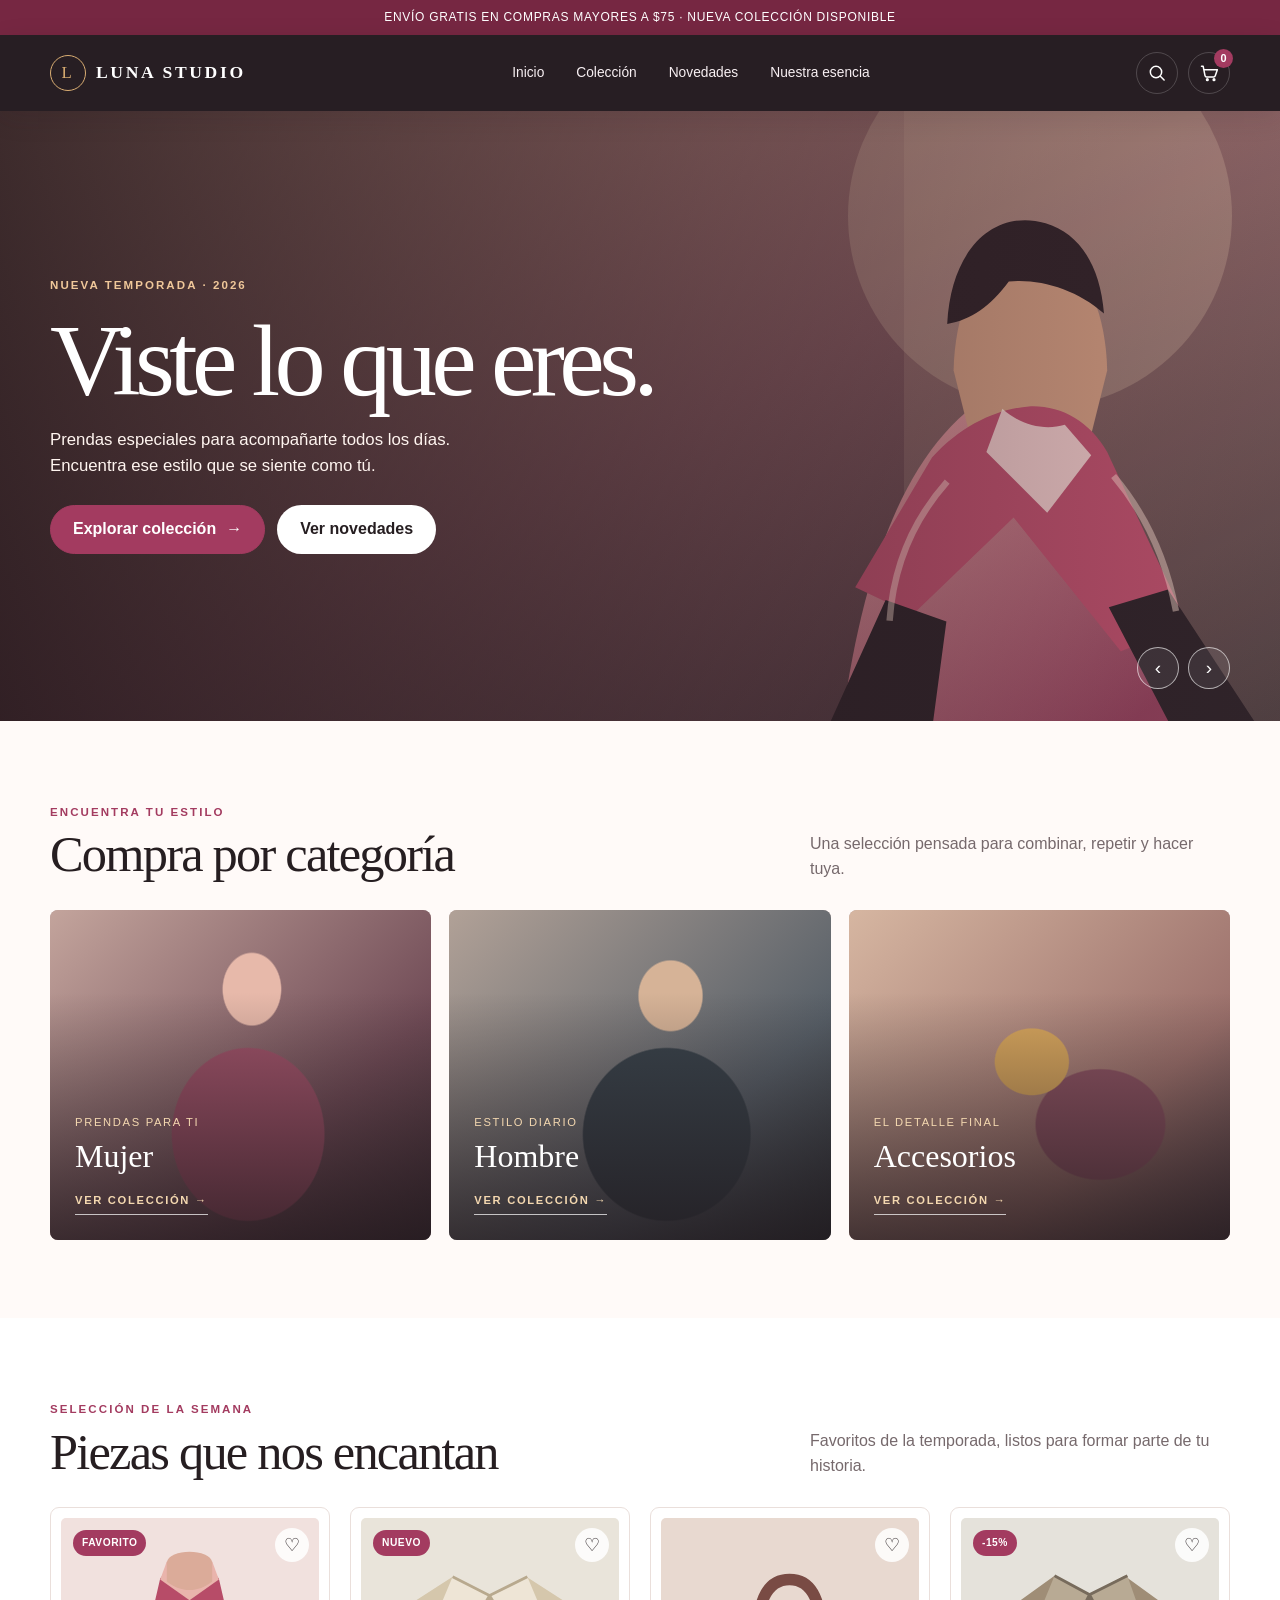
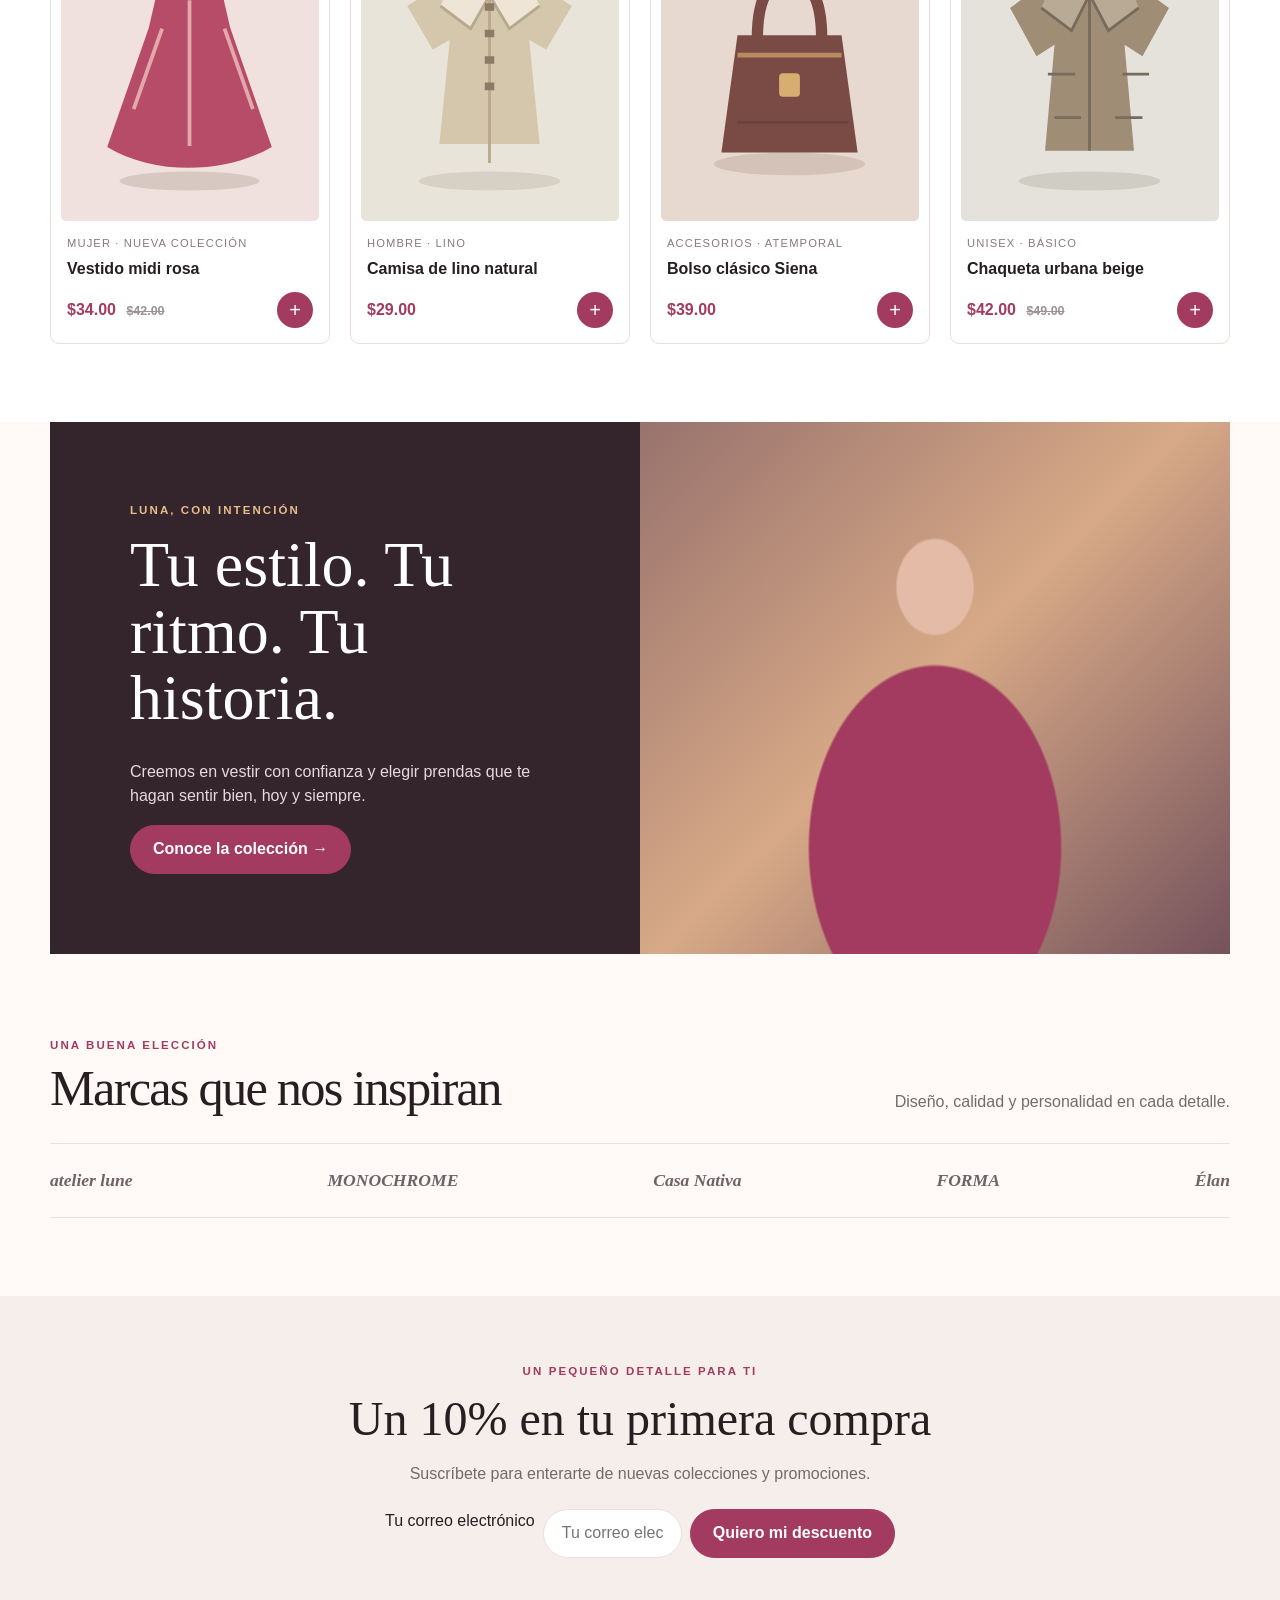
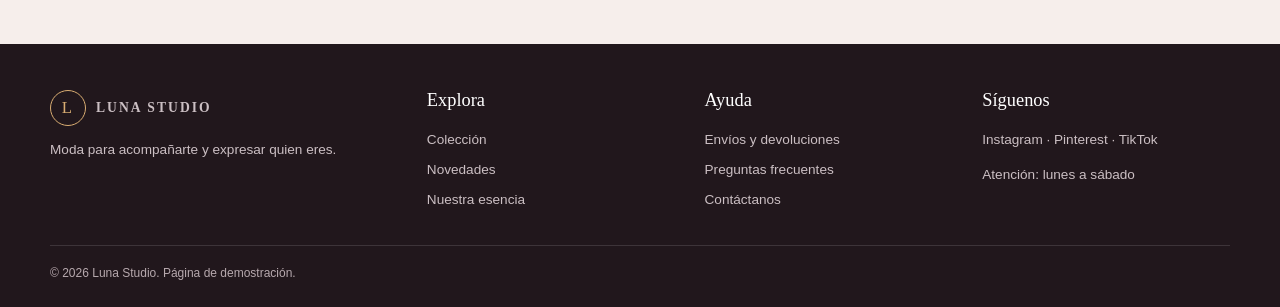
<file: prueba de modificacion.html>
<!doctype html>
<html lang="es">
<head>
  <meta charset="utf-8">
  <meta name="viewport" content="width=device-width, initial-scale=1">
  <meta name="theme-color" content="#21171c">
  <meta name="description" content="Descubre prendas y accesorios para expresar tu estilo.">
  <title>Luna Studio | Moda para ti</title>
  <style>
    /*
          ↓
         ↓↓↓
        ↓↓↓↓↓       CAMBIA LOS COLORES AQUÍ
       ↓↓↓↓↓↓↓      Edita los códigos HEX de abajo.
      ↓↓↓↓↓↓↓↓↓     Esta es la paleta de toda la página.
          ↓
    */
    :root {
      --color-principal: #a33b60;       /* Botones, enlaces y detalles */
      --color-principal-oscuro: #762742; /* Hover */
      --color-secundario: #d9ad72;      /* Acento dorado */
      --color-fondo: #fffaf8;           /* Fondo general */
      --color-tinta: #261e21;           /* Texto */
      --color-suave: #f6eeeb;           /* Secciones suaves */
      --color-borde: #eadfdb;
      --ancho: 1180px;
    }
    * { box-sizing: border-box; }
    html { scroll-behavior: smooth; scroll-padding-top: 88px; }
    body { margin: 0; color: var(--color-tinta); background: var(--color-fondo); font-family: Arial, Helvetica, sans-serif; line-height: 1.55; }
    button, input { font: inherit; }
    button, a { -webkit-tap-highlight-color: transparent; }
    a { color: inherit; text-decoration: none; }
    button { cursor: pointer; }
    img, svg { display: block; max-width: 100%; }
    .wrap { width: min(var(--ancho), calc(100% - 40px)); margin-inline: auto; }
    .eyebrow { color: var(--color-principal); font-size: .72rem; font-weight: 800; letter-spacing: .18em; text-transform: uppercase; }
    .section { padding: 78px 0; }
    .section-heading { display: flex; align-items: end; justify-content: space-between; gap: 20px; margin-bottom: 28px; }
    .section-heading h2 { margin: 5px 0 0; font: 500 clamp(2rem,4vw,3.15rem)/1.06 Georgia, serif; letter-spacing: -.035em; }
    .section-heading p { color: #76696c; max-width: 420px; margin: 0; }
    .btn { display: inline-flex; min-height: 46px; align-items: center; justify-content: center; gap: 10px; border: 1px solid var(--color-principal); border-radius: 999px; padding: 11px 22px; color: white; background: var(--color-principal); font-weight: 700; transition: .2s ease; }
    .btn:hover { background: var(--color-principal-oscuro); border-color: var(--color-principal-oscuro); transform: translateY(-2px); }
    .btn-light { color: var(--color-tinta); border-color: rgba(255,255,255,.75); background: white; }
    .btn-light:hover { color: white; background: transparent; border-color: white; }
    .icon { width: 20px; height: 20px; fill: none; stroke: currentColor; stroke-width: 1.8; stroke-linecap: round; stroke-linejoin: round; }

    /* Barra superior */
    .top-note { padding: 8px 12px; text-align: center; color: #fff; background: var(--color-principal-oscuro); font-size: .75rem; letter-spacing: .06em; }
    .site-header { position: sticky; z-index: 20; top: 0; color: white; background: rgba(33,23,28,.97); box-shadow: 0 7px 24px #24151d20; backdrop-filter: blur(12px); }
    .nav-row { min-height: 76px; display: flex; align-items: center; justify-content: space-between; gap: 24px; }
    .brand { display: inline-flex; align-items: center; gap: 10px; color: white; font: 700 1.1rem Georgia, serif; letter-spacing: .15em; white-space: nowrap; }
    .brand-mark { display: grid; width: 36px; height: 36px; place-items: center; border: 1px solid var(--color-secundario); border-radius: 50%; color: var(--color-secundario); font: 500 1.05rem Georgia,serif; }
    .nav-links { display: flex; align-items: center; gap: clamp(16px,2.5vw,34px); margin: 0; padding: 0; list-style: none; }
    .nav-links a { color: #f8f0f3; font-size: .86rem; }
    .nav-links a:hover { color: var(--color-secundario); }
    .nav-actions { display: flex; align-items: center; gap: 10px; }
    .icon-btn { position: relative; width: 42px; height: 42px; display: grid; place-items: center; border: 1px solid #ffffff30; border-radius: 50%; color: white; background: transparent; }
    .icon-btn:hover { border-color: var(--color-secundario); color: var(--color-secundario); }
    .cart-count { position: absolute; top: -4px; right: -4px; display: grid; width: 19px; height: 19px; place-items: center; border-radius: 50%; color: #fff; background: var(--color-principal); font-size: .68rem; font-weight: 800; }
    .menu-toggle { display: none; }

    /* Portada: ilustración vectorial guardada directamente en este HTML */
    .hero { position: relative; min-height: 610px; overflow: hidden; color: white; background: #5b3b43; }
    .hero-art { position: absolute; inset: 0; width: 100%; height: 100%; }
    .hero::after { position: absolute; inset: 0; content: ""; background: linear-gradient(90deg,rgba(24,14,19,.76),rgba(36,21,27,.35) 56%,rgba(36,21,27,.03)); }
    .hero-content { position: relative; z-index: 1; min-height: 610px; display: flex; flex-direction: column; align-items: flex-start; justify-content: center; padding: 66px 0; }
    .hero .eyebrow { color: #f0c89a; }
    .hero h1 { max-width: 650px; margin: 18px 0; font: 500 clamp(3.25rem,8vw,6.7rem)/.94 Georgia,serif; letter-spacing: -.055em; }
    .hero p { max-width: 460px; margin: 0 0 26px; color: #fff5f0; font-size: 1.05rem; }
    .hero-buttons { display: flex; flex-wrap: wrap; gap: 12px; }
    .hero-controls { position: absolute; z-index: 2; right: max(20px,calc((100vw - var(--ancho))/2)); bottom: 32px; display: flex; gap: 9px; }
    .hero-controls button { width: 42px; height: 42px; border: 1px solid #ffffff9c; border-radius: 50%; color: white; background: #ffffff12; font-size: 1.2rem; }
    .hero-controls button:hover { color: var(--color-tinta); background: white; }
    .hero-slide { display: none; }
    .hero-slide.active { display: block; animation: reveal .45s ease; }
    @keyframes reveal { from { opacity: .45; } to { opacity: 1; } }

    /* Categorías */
    .category-grid { display: grid; grid-template-columns: repeat(3,1fr); gap: 18px; }
    .category-card { position: relative; min-height: 330px; display: flex; align-items: end; overflow: hidden; border-radius: 8px; color: white; background: #b7a5a1; isolation: isolate; }
    .category-card::before { position: absolute; z-index: -1; inset: 0; content: ""; background: var(--category-bg); transition: transform .55s ease; }
    .category-card::after { position: absolute; z-index: -1; inset: 0; content: ""; background: linear-gradient(0deg,#1d1519ba,transparent 75%); }
    .category-card:hover::before { transform: scale(1.06); }
    .category-content { padding: 25px; }
    .category-content span { color: #f4d8b0; font-size: .7rem; letter-spacing: .15em; text-transform: uppercase; }
    .category-content h3 { margin: 5px 0 12px; font: 500 2rem Georgia,serif; }
    .text-link { display: inline-flex; align-items: center; gap: 8px; border-bottom: 1px solid #ffffffb5; padding-bottom: 4px; font-size: .82rem; font-weight: 700; }
    .text-link:hover { color: #f4d8b0; }
    .category-women { --category-bg: radial-gradient(ellipse at 53% 24%,#e7b9aa 0 10%,transparent 10.5%), radial-gradient(ellipse at 52% 68%,#9d5268 0 27%,transparent 27.5%), linear-gradient(135deg,#c3a49c,#714c57 68%,#45323a); }
    .category-men { --category-bg: radial-gradient(ellipse at 58% 26%,#d6b397 0 10%,transparent 10.5%), radial-gradient(ellipse at 57% 68%,#39434b 0 27%,transparent 27.5%), linear-gradient(135deg,#b1a197,#586068 68%,#31363b); }
    .category-accessories { --category-bg: radial-gradient(ellipse at 48% 46%,#d8a75e 0 13%,transparent 13.5%), radial-gradient(ellipse at 66% 65%,#8c5362 0 18%,transparent 18.5%), linear-gradient(135deg,#d6b6a1,#9c716c 68%,#59454a); }

    /* Productos */
    .products-section { background: #fff; }
    .product-grid { display: grid; grid-template-columns: repeat(4,minmax(0,1fr)); gap: 20px; }
    .product-card { position: relative; min-width: 0; border: 1px solid var(--color-borde); border-radius: 9px; padding: 10px; background: white; transition: transform .22s ease,box-shadow .22s ease; }
    .product-card:hover { transform: translateY(-5px); box-shadow: 0 16px 35px #38202b18; }
    .product-art { position: relative; display: grid; aspect-ratio: 4/4.7; overflow: hidden; place-items: center; border-radius: 5px; background: var(--art-bg,#f2e8e5); }
    .product-art svg { width: 88%; height: 88%; transition: transform .35s ease; }
    .product-card:hover .product-art svg { transform: scale(1.04); }
    .badge { position: absolute; top: 12px; left: 12px; border-radius: 99px; padding: 5px 9px; color: white; background: var(--color-principal); font-size: .64rem; font-weight: 800; letter-spacing: .05em; text-transform: uppercase; }
    .wish { position: absolute; top: 10px; right: 10px; width: 34px; height: 34px; border: 0; border-radius: 50%; color: var(--color-tinta); background: #ffffffdc; font-size: 1.15rem; }
    .wish:hover,.wish.liked { color: var(--color-principal); }
    .product-info { padding: 14px 6px 5px; }
    .product-kind { margin: 0 0 5px; color: #897a7e; font-size: .7rem; letter-spacing: .1em; text-transform: uppercase; }
    .product-info h3 { margin: 0; font: 600 1rem/1.35 Arial,sans-serif; }
    .product-bottom { display: flex; align-items: center; justify-content: space-between; gap: 8px; margin-top: 13px; }
    .price { color: var(--color-principal); font-size: 1rem; font-weight: 800; }
    .old-price { margin-left: 6px; color: #9c9294; font-size: .78rem; text-decoration: line-through; }
    .add-btn { width: 36px; height: 36px; display: grid; place-items: center; border: 0; border-radius: 50%; color: white; background: var(--color-principal); font-size: 1.25rem; }
    .add-btn:hover { background: var(--color-principal-oscuro); transform: scale(1.06); }

    /* Franja editorial y marcas */
    .editorial { display: grid; grid-template-columns: 1fr 1fr; min-height: 410px; overflow: hidden; color: white; background: #34242b; }
    .editorial-copy { display: flex; flex-direction: column; align-items: flex-start; justify-content: center; padding: clamp(32px,7vw,80px); }
    .editorial-copy .eyebrow { color: #e7bd8c; }
    .editorial-copy h2 { margin: 12px 0; font: 500 clamp(2.3rem,5vw,4rem)/1.04 Georgia,serif; }
    .editorial-copy p { max-width: 430px; color: #e6dadd; }
    .editorial-art { min-height: 360px; background: radial-gradient(ellipse at 50% 31%,#e4bba7 0 9%,transparent 9.5%), radial-gradient(ellipse at 50% 80%,#a33b60 0 30%,transparent 30.5%), linear-gradient(135deg,#98726d,#d7a987 49%,#75525c); }
    .brand-row { display: flex; flex-wrap: wrap; justify-content: space-between; gap: 18px; padding: 26px 0; border-top: 1px solid var(--color-borde); border-bottom: 1px solid var(--color-borde); color: #716267; }
    .brand-row span { font: italic 600 1.1rem Georgia,serif; }

    /* Boletín y pie */
    .newsletter { padding: 62px 20px; text-align: center; background: var(--color-suave); }
    .newsletter h2 { margin: 8px 0; font: 500 clamp(2rem,4vw,3rem) Georgia,serif; }
    .newsletter p { color: #76696c; }
    .newsletter-form { max-width: 510px; display: flex; gap: 8px; margin: 22px auto 0; }
    .newsletter-form input { flex: 1; min-width: 0; min-height: 48px; border: 1px solid var(--color-borde); border-radius: 99px; padding: 0 18px; background: white; }
    .form-message { min-height: 24px; color: var(--color-principal); font-size: .85rem; }
    footer { padding: 46px 0 24px; color: white; background: #21171c; }
    .footer-top { display: grid; grid-template-columns: 1.4fr 1fr 1fr 1fr; gap: 30px; padding-bottom: 35px; }
    .footer-top p,.footer-top a { color: #cbbfc3; font-size: .85rem; }
    .footer-top a:hover { color: var(--color-secundario); }
    .footer-top h3 { margin-top: 0; font: 500 1.15rem Georgia,serif; }
    .footer-links { display: grid; gap: 9px; }
    .copyright { padding-top: 18px; border-top: 1px solid #ffffff20; color: #b7a9ae; font-size: .75rem; }
    dialog { width: min(480px,calc(100% - 28px)); max-height: 80vh; border: 0; border-radius: 12px; padding: 0; color: var(--color-tinta); box-shadow: 0 20px 80px #0005; }
    dialog::backdrop { background: #1a1117a8; backdrop-filter: blur(3px); }
    .dialog-head { display: flex; justify-content: space-between; align-items: center; padding: 18px 22px; border-bottom: 1px solid var(--color-borde); }
    .dialog-head h2 { margin: 0; font: 500 1.5rem Georgia,serif; }
    .dialog-close { border: 0; color: #76696c; background: transparent; font-size: 1.5rem; }
    .cart-items { display: grid; gap: 13px; max-height: 48vh; overflow: auto; padding: 18px 22px; }
    .cart-line { display: flex; align-items: center; justify-content: space-between; gap: 10px; font-size: .9rem; }
    .cart-line small { display: block; color: #76696c; }
    .cart-total { display: flex; justify-content: space-between; padding: 16px 22px; border-top: 1px solid var(--color-borde); font-weight: 800; }
    .toast { position: fixed; z-index: 50; right: 20px; bottom: 20px; transform: translateY(20px); opacity: 0; pointer-events: none; border-radius: 99px; padding: 12px 18px; color: white; background: #21171c; box-shadow: 0 8px 25px #0003; transition: .25s ease; }
    .toast.show { transform: translateY(0); opacity: 1; }
    :focus-visible { outline: 3px solid var(--color-secundario); outline-offset: 3px; }

    @media (max-width: 900px) {
      .nav-links { gap: 14px; }
      .nav-links a { font-size: .78rem; }
      .product-grid { grid-template-columns: repeat(2,minmax(0,1fr)); }
      .footer-top { grid-template-columns: repeat(2,1fr); }
    }
    @media (max-width: 680px) {
      .wrap { width: min(var(--ancho),calc(100% - 30px)); }
      .nav-row { min-height: 66px; }
      .menu-toggle { display: grid; }
      .nav-links { position: absolute; top: 66px; left: 0; right: 0; display: none; align-items: stretch; gap: 0; padding: 8px 20px 18px; background: #21171c; }
      .nav-links.open { display: grid; }
      .nav-links li a { display: block; padding: 12px 5px; border-bottom: 1px solid #ffffff18; font-size: .92rem; }
      .brand { font-size: .95rem; letter-spacing: .1em; }
      .brand-mark { width: 32px; height: 32px; }
      .hero,.hero-content { min-height: 550px; }
      .hero h1 { font-size: clamp(3rem,15vw,5rem); }
      .hero-controls { right: 16px; bottom: 16px; }
      .section { padding: 55px 0; }
      .section-heading { display: block; }
      .section-heading p { margin-top: 10px; }
      .category-grid { grid-template-columns: 1fr; }
      .category-card { min-height: 270px; }
      .product-grid { gap: 11px; }
      .product-card { padding: 7px; }
      .product-info { padding: 11px 3px 4px; }
      .product-info h3 { font-size: .9rem; }
      .old-price { display: block; margin: 2px 0 0; }
      .editorial { grid-template-columns: 1fr; }
      .editorial-copy { min-height: 300px; }
      .editorial-art { min-height: 260px; }
      .brand-row { justify-content: center; gap: 15px 25px; }
      .newsletter-form { flex-direction: column; }
      .footer-top { grid-template-columns: 1fr 1fr; gap: 25px 18px; }
    }
    @media (prefers-reduced-motion: reduce) { *,*::before,*::after { scroll-behavior: auto !important; animation-duration: .01ms !important; transition-duration: .01ms !important; } }
  </style>
</head>
<body>
  <div class="top-note">ENVÍO GRATIS EN COMPRAS MAYORES A $75 · NUEVA COLECCIÓN DISPONIBLE</div>
  <header class="site-header">
    <div class="wrap nav-row">
      <a class="brand" href="#inicio" aria-label="Luna Studio, inicio"><span class="brand-mark">L</span><span>LUNA STUDIO</span></a>
      <button class="icon-btn menu-toggle" id="menuToggle" aria-label="Abrir menú" aria-expanded="false"><svg class="icon" viewBox="0 0 24 24"><path d="M4 7h16M4 12h16M4 17h16"/></svg></button>
      <nav aria-label="Navegación principal"><ul class="nav-links" id="navLinks">
        <li><a href="#inicio">Inicio</a></li><li><a href="#coleccion">Colección</a></li><li><a href="#novedades">Novedades</a></li><li><a href="#historia">Nuestra esencia</a></li>
      </ul></nav>
      <div class="nav-actions">
        <button class="icon-btn" id="searchToggle" aria-label="Buscar"><svg class="icon" viewBox="0 0 24 24"><circle cx="10.8" cy="10.8" r="6.8"/><path d="m16 16 4.5 4.5"/></svg></button>
        <button class="icon-btn" id="cartOpen" aria-label="Abrir carrito"><svg class="icon" viewBox="0 0 24 24"><path d="M3 4h2l2.2 11.2a2 2 0 0 0 2 1.6h8.4a2 2 0 0 0 1.9-1.4L22 8H6"/><circle cx="10" cy="20" r="1"/><circle cx="18" cy="20" r="1"/></svg><span class="cart-count" id="cartCount">0</span></button>
      </div>
    </div>
    <div class="wrap" id="searchPanel" hidden style="padding:0 0 14px"><input id="searchInput" type="search" placeholder="Busca una prenda..." aria-label="Buscar productos" style="width:100%;padding:12px 16px;border:1px solid #ffffff45;border-radius:99px;color:white;background:#ffffff12"></div>
  </header>

  <main>
    <section class="hero" id="inicio" aria-label="Colección destacada">
      <div class="hero-slide active">
        <svg class="hero-art" viewBox="0 0 1600 800" preserveAspectRatio="xMidYMid slice" role="img" aria-label="Ilustración editorial de moda en tonos cálidos">
          <defs><linearGradient id="heroBg" x2="1" y2="1"><stop stop-color="#b78b7e"/><stop offset=".52" stop-color="#7e555b"/><stop offset="1" stop-color="#382b32"/></linearGradient><linearGradient id="dress" x2=".8" y2="1"><stop stop-color="#dc9c9c"/><stop offset="1" stop-color="#8e405a"/></linearGradient></defs>
          <rect width="1600" height="800" fill="url(#heroBg)"/><circle cx="1300" cy="150" r="240" fill="#f1d6b7" opacity=".22"/><path d="M1130 0h470v800h-470z" fill="#e5c5ad" opacity=".13"/><path d="M1050 800c30-230 90-380 210-440 110 30 180 200 220 440" fill="url(#dress)"/><path d="M1192 343c2-90 40-155 96-155s94 65 96 155l-20 80h-152z" fill="#c9957c"/><path d="M1184 285c5-96 60-144 123-126 41 12 68 51 73 113-34-30-80-44-119-40-23 31-47 48-77 53z" fill="#33242a"/><path d="M1286 388c-38 3-83 22-121 64l-96 162 72 34 126-121 134 167 84-32-101-217c-22-39-59-59-98-57z" fill="#b64e69"/><path d="M1253 391c22 20 52 28 78 20l33 38-55 72-76-76z" fill="#f3e4dd" opacity=".75"/><path d="M1030 800l77-170 76 27-19 143zM1470 800l-84-161 74-22 120 183z" fill="#30242a"/><path d="M1184 482c-47 53-68 114-72 174M1392 475c43 51 67 111 78 169" fill="none" stroke="#f2d5c9" stroke-width="8" opacity=".48"/>
        </svg>
        <div class="wrap hero-content"><span class="eyebrow">Nueva temporada · 2026</span><h1>Viste lo que eres.</h1><p>Prendas especiales para acompañarte todos los días. Encuentra ese estilo que se siente como tú.</p><div class="hero-buttons"><a class="btn" href="#coleccion">Explorar colección <span aria-hidden="true">→</span></a><a class="btn btn-light" href="#novedades">Ver novedades</a></div></div>
      </div>
      <div class="hero-slide">
        <svg class="hero-art" viewBox="0 0 1600 800" preserveAspectRatio="xMidYMid slice" role="img" aria-label="Ilustración de una colección urbana"><defs><linearGradient id="heroBg2" x2="1" y2="1"><stop stop-color="#8b9c94"/><stop offset="1" stop-color="#303f3a"/></linearGradient></defs><rect width="1600" height="800" fill="url(#heroBg2)"/><circle cx="1250" cy="160" r="250" fill="#f0d4b9" opacity=".24"/><path d="M1010 800c20-220 110-420 280-445 170 15 245 210 270 445" fill="#d0b294"/><path d="M1170 340c0-100 48-162 118-162s116 62 116 162l-32 86h-174z" fill="#d4a889"/><path d="M1158 284c22-108 111-151 190-95 33 23 48 62 52 114-52-42-122-56-242-19z" fill="#372c2c"/><path d="M1124 434l164-39 146 50-36 355h-330z" fill="#e7ded0"/><path d="M1124 444l-126 150 52 40 144-107M1434 448l125 154-53 37-132-103" fill="none" stroke="#d3a889" stroke-width="49" stroke-linecap="round"/><path d="M1287 395v400" stroke="#aa8f7e" stroke-width="5" opacity=".6"/></svg>
        <div class="wrap hero-content"><span class="eyebrow">Esenciales con intención</span><h1>Menos, pero mejor.</h1><p>Diseños versátiles, detalles cuidados y piezas que vuelven a tu armario una y otra vez.</p><div class="hero-buttons"><a class="btn" href="#coleccion">Encuentra tus favoritos →</a></div></div>
      </div>
      <div class="hero-controls"><button id="previousSlide" aria-label="Anterior">‹</button><button id="nextSlide" aria-label="Siguiente">›</button></div>
    </section>

    <section class="section" id="coleccion"><div class="wrap">
      <div class="section-heading"><div><span class="eyebrow">Encuentra tu estilo</span><h2>Compra por categoría</h2></div><p>Una selección pensada para combinar, repetir y hacer tuya.</p></div>
      <div class="category-grid">
        <a class="category-card category-women" href="#novedades"><div class="category-content"><span>Prendas para ti</span><h3>Mujer</h3><span class="text-link">Ver colección →</span></div></a>
        <a class="category-card category-men" href="#novedades"><div class="category-content"><span>Estilo diario</span><h3>Hombre</h3><span class="text-link">Ver colección →</span></div></a>
        <a class="category-card category-accessories" href="#novedades"><div class="category-content"><span>El detalle final</span><h3>Accesorios</h3><span class="text-link">Ver colección →</span></div></a>
      </div>
    </div></section>

    <section class="section products-section" id="novedades"><div class="wrap">
      <div class="section-heading"><div><span class="eyebrow">Selección de la semana</span><h2>Piezas que nos encantan</h2></div><p>Favoritos de la temporada, listos para formar parte de tu historia.</p></div>
      <div class="product-grid" id="productGrid">
        <article class="product-card" data-name="vestido rosa midi vestido mujer"><div class="product-art" style="--art-bg:#f1e1de"><span class="badge">Favorito</span><button class="wish" aria-label="Guardar vestido rosa">♡</button><svg viewBox="0 0 240 280" role="img" aria-label="Ilustración de vestido midi rosa"><ellipse cx="120" cy="258" rx="74" ry="10" fill="#d7c8c2"/><path d="M89 44c8-15 54-15 62 0l12 52 44 126c-50 29-124 30-174 0l44-126z" fill="#b74c68"/><path d="M89 45l31 22 31-22-7-19H96z" fill="#e9b4ac"/><path d="M120 67v154M91 97l-30 85m96-85 30 85" fill="none" stroke="#f2c9c1" stroke-width="4" opacity=".75"/><path d="M96 27c2-15 46-15 48 0v20c-15 12-33 12-48 0z" fill="#dbab99"/></svg></div><div class="product-info"><p class="product-kind">Mujer · Nueva colección</p><h3>Vestido midi rosa</h3><div class="product-bottom"><span class="price">$34.00 <span class="old-price">$42.00</span></span><button class="add-btn" data-product="Vestido midi rosa" data-price="34" aria-label="Agregar vestido al carrito">+</button></div></div></article>
        <article class="product-card" data-name="camisa lino natural camisa hombre"><div class="product-art" style="--art-bg:#e9e4da"><span class="badge">Nuevo</span><button class="wish" aria-label="Guardar camisa de lino">♡</button><svg viewBox="0 0 240 280" role="img" aria-label="Ilustración de camisa de lino"><ellipse cx="120" cy="258" rx="75" ry="10" fill="#d7d0c5"/><path d="M81 42l39 20 39-20 48 31-27 46-18-10 11 110H67l11-110-18 10-27-46z" fill="#d5c7ac"/><path d="M81 42l39 20-20 35-32-24m92-31-40 20 21 35 32-24M120 62v177" fill="#eee5d6" stroke="#b8a98e" stroke-width="3"/><path d="M115 70h10v8h-10zm0 28h10v8h-10zm0 28h10v8h-10zm0 28h10v8h-10z" fill="#8c7966"/></svg></div><div class="product-info"><p class="product-kind">Hombre · Lino</p><h3>Camisa de lino natural</h3><div class="product-bottom"><span class="price">$29.00</span><button class="add-btn" data-product="Camisa de lino natural" data-price="29" aria-label="Agregar camisa al carrito">+</button></div></div></article>
        <article class="product-card" data-name="bolso clásico cuero accesorios"><div class="product-art" style="--art-bg:#e8d9d0"><button class="wish" aria-label="Guardar bolso clásico">♡</button><svg viewBox="0 0 240 280" role="img" aria-label="Ilustración de bolso clásico"><ellipse cx="120" cy="240" rx="80" ry="12" fill="#d4c2b9"/><path d="M65 104h110l17 124H48z" fill="#794b44"/><path d="M86 108c0-43 12-63 34-63s34 20 34 63" fill="none" stroke="#794b44" stroke-width="12"/><path d="M65 125h110" stroke="#b98b61" stroke-width="5"/><rect x="109" y="144" width="22" height="25" rx="4" fill="#d8ad71"/><path d="M65 196h117" stroke="#633c38" stroke-width="3" opacity=".6"/></svg></div><div class="product-info"><p class="product-kind">Accesorios · Atemporal</p><h3>Bolso clásico Siena</h3><div class="product-bottom"><span class="price">$39.00</span><button class="add-btn" data-product="Bolso clásico Siena" data-price="39" aria-label="Agregar bolso al carrito">+</button></div></div></article>
        <article class="product-card" data-name="chaqueta urbana beige hombre"><div class="product-art" style="--art-bg:#e5e2db"><span class="badge">-15%</span><button class="wish" aria-label="Guardar chaqueta urbana">♡</button><svg viewBox="0 0 240 280" role="img" aria-label="Ilustración de chaqueta beige"><ellipse cx="120" cy="258" rx="75" ry="10" fill="#d0cdc5"/><path d="M83 41l37 20 37-20 47 34-28 51-19-12 10 112H73l10-112-19 12-28-51z" fill="#9f8d76"/><path d="M83 41l37 20-19 38-32-24m91-34-40 20 20 38 32-24M120 61v165" fill="#b8aa94" stroke="#776b5c" stroke-width="3"/><path d="M76 145h29m50 0h28M83 191h28m36 0h29" stroke="#776b5c" stroke-width="3"/></svg></div><div class="product-info"><p class="product-kind">Unisex · Básico</p><h3>Chaqueta urbana beige</h3><div class="product-bottom"><span class="price">$42.00 <span class="old-price">$49.00</span></span><button class="add-btn" data-product="Chaqueta urbana beige" data-price="42" aria-label="Agregar chaqueta al carrito">+</button></div></div></article>
      </div>
    </div></section>

    <section class="wrap editorial" id="historia"><div class="editorial-copy"><span class="eyebrow">Luna, con intención</span><h2>Tu estilo. Tu ritmo. Tu historia.</h2><p>Creemos en vestir con confianza y elegir prendas que te hagan sentir bien, hoy y siempre.</p><a class="btn" href="#coleccion">Conoce la colección →</a></div><div class="editorial-art" role="img" aria-label="Ilustración de moda en tonos rosa y arena"></div></section>

    <section class="section"><div class="wrap"><div class="section-heading"><div><span class="eyebrow">Una buena elección</span><h2>Marcas que nos inspiran</h2></div><p>Diseño, calidad y personalidad en cada detalle.</p></div><div class="brand-row" aria-label="Marcas destacadas"><span>atelier lune</span><span>MONOCHROME</span><span>Casa Nativa</span><span>FORMA</span><span>Élan</span></div></div></section>

    <section class="newsletter"><span class="eyebrow">Un pequeño detalle para ti</span><h2>Un 10% en tu primera compra</h2><p>Suscríbete para enterarte de nuevas colecciones y promociones.</p><form class="newsletter-form" id="newsletterForm"><label class="sr-only" for="emailInput">Tu correo electrónico</label><input id="emailInput" type="email" required placeholder="Tu correo electrónico"><button class="btn" type="submit">Quiero mi descuento</button></form><div class="form-message" id="formMessage" aria-live="polite"></div></section>
  </main>

  <footer><div class="wrap"><div class="footer-top"><div><a class="brand" href="#inicio"><span class="brand-mark">L</span><span>LUNA STUDIO</span></a><p>Moda para acompañarte y expresar quien eres.</p></div><div><h3>Explora</h3><div class="footer-links"><a href="#coleccion">Colección</a><a href="#novedades">Novedades</a><a href="#historia">Nuestra esencia</a></div></div><div><h3>Ayuda</h3><div class="footer-links"><a href="#newsletterForm">Envíos y devoluciones</a><a href="#newsletterForm">Preguntas frecuentes</a><a href="#newsletterForm">Contáctanos</a></div></div><div><h3>Síguenos</h3><p>Instagram · Pinterest · TikTok</p><p>Atención: lunes a sábado</p></div></div><div class="copyright">© 2026 Luna Studio. Página de demostración.</div></div></footer>

  <dialog id="cartDialog" aria-labelledby="cartTitle"><div class="dialog-head"><h2 id="cartTitle">Tu carrito</h2><button class="dialog-close" id="cartClose" aria-label="Cerrar carrito">×</button></div><div class="cart-items" id="cartItems"><p>Tu carrito está vacío por ahora.</p></div><div class="cart-total"><span>Total</span><span id="cartTotal">$0.00</span></div><div style="padding:0 22px 22px"><button class="btn" id="checkoutButton" style="width:100%">Continuar</button></div></dialog>
  <div class="toast" id="toast" role="status" aria-live="polite"></div>

  <script>
    (() => {
      const menuToggle = document.getElementById('menuToggle');
      const navLinks = document.getElementById('navLinks');
      menuToggle.addEventListener('click', () => {
        const open = navLinks.classList.toggle('open');
        menuToggle.setAttribute('aria-expanded', String(open));
      });
      navLinks.querySelectorAll('a').forEach(link => link.addEventListener('click', () => {
        navLinks.classList.remove('open'); menuToggle.setAttribute('aria-expanded', 'false');
      }));

      let activeSlide = 0;
      const slides = [...document.querySelectorAll('.hero-slide')];
      function showSlide(next) {
        activeSlide = (next + slides.length) % slides.length;
        slides.forEach((slide, i) => slide.classList.toggle('active', i === activeSlide));
      }
      document.getElementById('previousSlide').addEventListener('click', () => showSlide(activeSlide - 1));
      document.getElementById('nextSlide').addEventListener('click', () => showSlide(activeSlide + 1));
      let autoSlide = setInterval(() => showSlide(activeSlide + 1), 6500);
      document.querySelector('.hero').addEventListener('mouseenter', () => clearInterval(autoSlide));
      document.querySelector('.hero').addEventListener('mouseleave', () => autoSlide = setInterval(() => showSlide(activeSlide + 1), 6500));

      const cart = new Map();
      const dialog = document.getElementById('cartDialog');
      const toast = document.getElementById('toast');
      let toastTimer;
      function notify(message) { toast.textContent = message; toast.classList.add('show'); clearTimeout(toastTimer); toastTimer = setTimeout(() => toast.classList.remove('show'), 2200); }
      function drawCart() {
        const count = [...cart.values()].reduce((sum, item) => sum + item.quantity, 0);
        document.getElementById('cartCount').textContent = count;
        const list = document.getElementById('cartItems');
        if (!count) { list.innerHTML = '<p>Tu carrito está vacío por ahora.</p>'; }
        else {
          list.innerHTML = [...cart.values()].map(item => `<div class="cart-line"><span>${item.name}<small>${item.quantity} × $${item.price.toFixed(2)}</small></span><strong>$${(item.quantity * item.price).toFixed(2)}</strong></div>`).join('');
        }
        const total = [...cart.values()].reduce((sum, item) => sum + item.price * item.quantity, 0);
        document.getElementById('cartTotal').textContent = `$${total.toFixed(2)}`;
      }
      document.querySelectorAll('.add-btn').forEach(button => button.addEventListener('click', () => {
        const name = button.dataset.product, price = Number(button.dataset.price);
        const item = cart.get(name) || { name, price, quantity: 0 }; item.quantity++; cart.set(name, item);
        drawCart(); notify(`${name} se agregó al carrito`);
      }));
      document.querySelectorAll('.wish').forEach(button => button.addEventListener('click', () => {
        button.classList.toggle('liked'); button.textContent = button.classList.contains('liked') ? '♥' : '♡';
      }));
      document.getElementById('cartOpen').addEventListener('click', () => dialog.showModal());
      document.getElementById('cartClose').addEventListener('click', () => dialog.close());
      dialog.addEventListener('click', event => { if (event.target === dialog) dialog.close(); });
      document.getElementById('checkoutButton').addEventListener('click', () => notify(cart.size ? 'Esta demostración no procesa pagos.' : 'Agrega un producto para continuar.'));

      const searchPanel = document.getElementById('searchPanel');
      document.getElementById('searchToggle').addEventListener('click', () => {
        searchPanel.hidden = !searchPanel.hidden;
        if (!searchPanel.hidden) document.getElementById('searchInput').focus();
      });
      document.getElementById('searchInput').addEventListener('input', event => {
        const term = event.target.value.trim().toLowerCase();
        document.querySelectorAll('.product-card').forEach(card => {
          card.hidden = !card.dataset.name.includes(term) && !card.innerText.toLowerCase().includes(term);
        });
      });
      document.getElementById('newsletterForm').addEventListener('submit', event => {
        event.preventDefault();
        document.getElementById('formMessage').textContent = '¡Gracias! Tu descuento del 10% ya está listo.';
        event.target.reset();
      });
      drawCart();
    })();
  </script>
</body>
</html>
</file>
